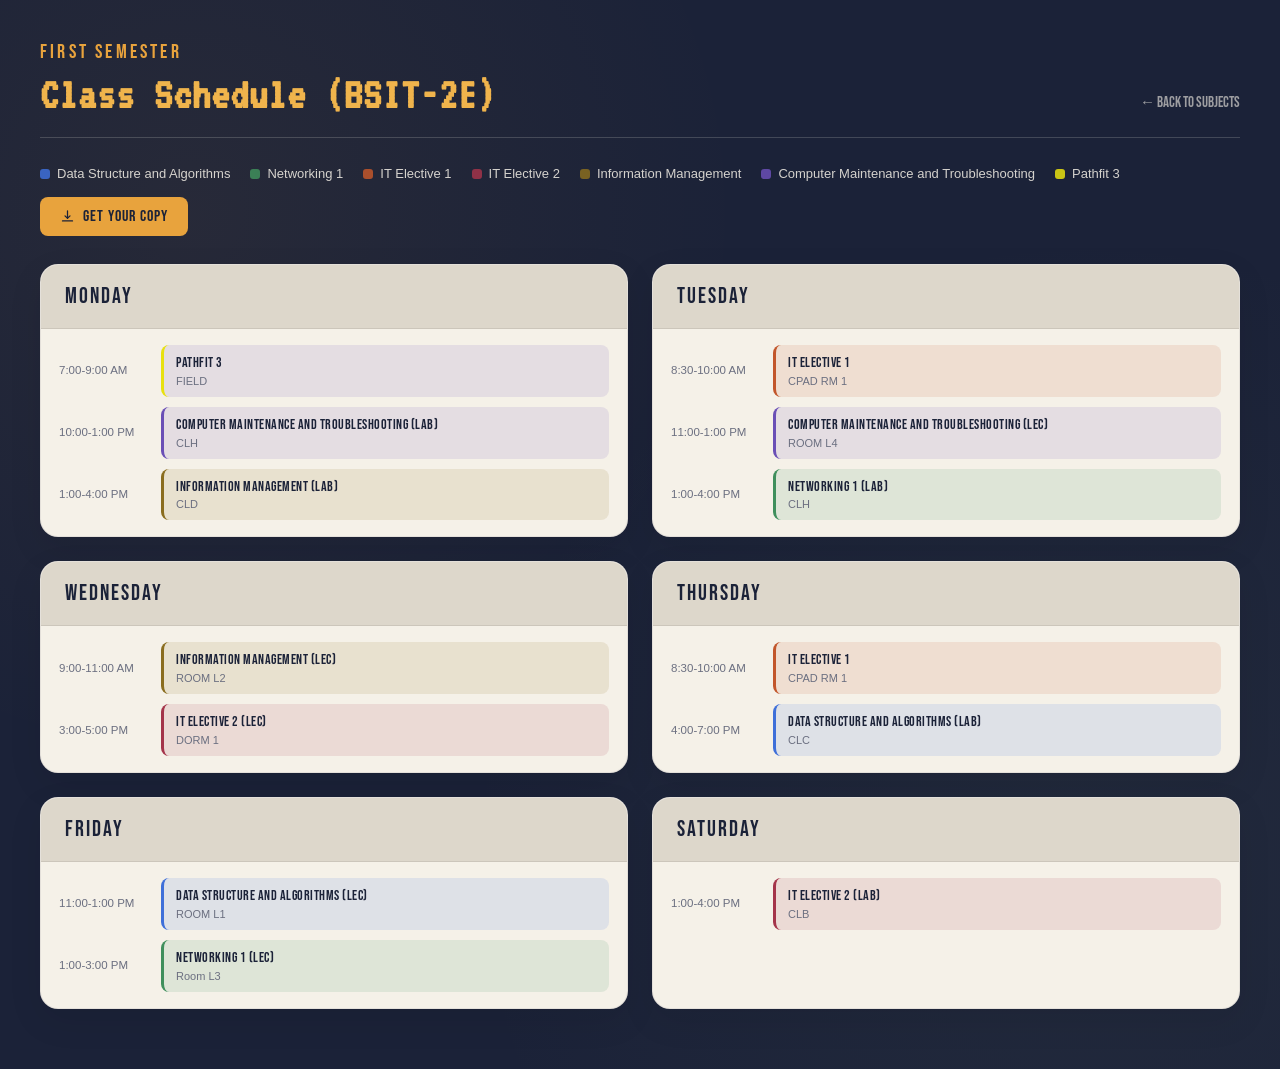
<file: schedule.html>
<!DOCTYPE html>
<html lang="en">
<head>
<meta charset="UTF-8">
<meta name="viewport" content="width=device-width, initial-scale=1">
<title>Class Schedule</title>
<link href="https://fonts.googleapis.com/css2?family=Bebas+Neue&family=VT323&display=swap" rel="stylesheet">
<link rel="stylesheet" href="schedule.css">
</head>
<body>

<div class="wrap">

  <div class="header">
    <div>
      <p class="eyebrow">First semester</p>
      <h1 style="font-size: 45px; color: #f0b44c;">Class Schedule (BSIT-2E)</h1>
    </div>
    <a href="first-semester.html" class="back-link">← Back to subjects</a>
  </div>

  <div class="legend">
    <div class="legend-item"><span class="legend-swatch" style="background:#3E6FD9;"></span>Data Structure and Algorithms</div>
    <div class="legend-item"><span class="legend-swatch" style="background:#3F8F5C;"></span>Networking 1</div>
    <div class="legend-item"><span class="legend-swatch" style="background:#C2562B;"></span>IT Elective 1</div>
    <div class="legend-item"><span class="legend-swatch" style="background:#A4344A;"></span>IT Elective 2</div>
    <div class="legend-item"><span class="legend-swatch" style="background:#8A6D1F;"></span>Information Management</div>
    <div class="legend-item"><span class="legend-swatch" style="background:#6A4FB6;"></span>Computer Maintenance and Troubleshooting</div>
    <div class="legend-item"><span class="legend-swatch" style="background:#e8e10f;"></span>Pathfit 3</div>
  </div>

  <a href="images/schedule.png" download class="btn-download btn-download-below">
    <svg viewBox="0 0 24 24" fill="none" stroke="currentColor" stroke-width="2">
      <path d="M12 3v12m0 0l-4-4m4 4l4-4M4 19h16" stroke-linecap="round" stroke-linejoin="round"/>
    </svg>
    Get your copy
  </a>

  <div class="days-grid">

    <div class="day-card">
      <div class="day-card-header">Monday</div>
      <div class="day-card-body">
        <div class="day-slot-row">
          <span class="day-slot-time">7:00-9:00 AM</span>
          <div class="slot" style="--slot-color:rgba(106,79,182,0.12);--slot-border:#e8e10f;"><span class="slot-name">Pathfit 3</span><span class="slot-room">FIELD</span></div>
        </div>
        <div class="day-slot-row">
          <span class="day-slot-time">10:00-1:00 PM</span>
          <div class="slot" style="--slot-color:rgba(106,79,182,0.12);--slot-border:#6A4FB6;"><span class="slot-name">Computer Maintenance and Troubleshooting (LAB)</span><span class="slot-room">CLH</span></div>
        </div>
        <div class="day-slot-row">
          <span class="day-slot-time">1:00-4:00 PM</span>
          <div class="slot" style="--slot-color:rgba(138,109,31,0.12);--slot-border:#8A6D1F;"><span class="slot-name">Information Management (LAB)</span><span class="slot-room">CLD</span></div>
        </div>
      </div>
    </div>

    <div class="day-card">
      <div class="day-card-header">Tuesday</div>
      <div class="day-card-body">
        <div class="day-slot-row">
          <span class="day-slot-time">8:30-10:00 AM</span>
          <div class="slot" style="--slot-color:rgba(194,86,43,0.12);--slot-border:#C2562B;"><span class="slot-name">IT Elective 1</span><span class="slot-room">CPAD RM 1</span></div>
        </div>
        <div class="day-slot-row">
          <span class="day-slot-time">11:00-1:00 PM</span>
          <div class="slot" style="--slot-color:rgba(106,79,182,0.12);--slot-border:#6A4FB6;"><span class="slot-name">Computer Maintenance and Troubleshooting (LEC)</span><span class="slot-room">ROOM L4</span></div>
        </div>
        <div class="day-slot-row">
          <span class="day-slot-time">1:00-4:00 PM</span>
          <div class="slot" style="--slot-color:rgba(63,143,92,0.12);--slot-border:#3F8F5C;"><span class="slot-name">Networking 1 (LAB)</span><span class="slot-room">CLH</span></div>
        </div>
      </div>
    </div>

    <div class="day-card">
      <div class="day-card-header">Wednesday</div>
      <div class="day-card-body">
        <div class="day-slot-row">
          <span class="day-slot-time">9:00-11:00 AM</span>
          <div class="slot" style="--slot-color:rgba(138,109,31,0.12);--slot-border:#8A6D1F;"><span class="slot-name">Information Management (LEC)</span><span class="slot-room">ROOM L2</span></div>
        </div>
        <div class="day-slot-row">
          <span class="day-slot-time">3:00-5:00 PM</span>
          <div class="slot" style="--slot-color:rgba(164,52,74,0.12);--slot-border:#A4344A;"><span class="slot-name">IT Elective 2 (LEC)</span><span class="slot-room">DORM 1</span></div>
        </div>
      </div>
    </div>

    <div class="day-card">
      <div class="day-card-header">Thursday</div>
      <div class="day-card-body">
        <div class="day-slot-row">
          <span class="day-slot-time">8:30-10:00 AM</span>
          <div class="slot" style="--slot-color:rgba(194,86,43,0.12);--slot-border:#C2562B;"><span class="slot-name">IT Elective 1</span><span class="slot-room">CPAD RM 1</span></div>
        </div>
        <div class="day-slot-row">
          <span class="day-slot-time">4:00-7:00 PM</span>
          <div class="slot" style="--slot-color:rgba(62,111,217,0.12);--slot-border:#3E6FD9;"><span class="slot-name">Data Structure and Algorithms (LAB)</span><span class="slot-room">CLC</span></div>
        </div>
      </div>
    </div>

    <div class="day-card">
      <div class="day-card-header">Friday</div>
      <div class="day-card-body">
        <div class="day-slot-row">
          <span class="day-slot-time">11:00-1:00 PM</span>
          <div class="slot" style="--slot-color:rgba(62,111,217,0.12);--slot-border:#3E6FD9;"><span class="slot-name">Data Structure and Algorithms (LEC)</span><span class="slot-room">ROOM L1</span></div>
        </div>
        <div class="day-slot-row">
          <span class="day-slot-time">1:00-3:00 PM</span>
          <div class="slot" style="--slot-color:rgba(63,143,92,0.12);--slot-border:#3F8F5C;"><span class="slot-name">Networking 1 (LEC)</span><span class="slot-room">Room L3</span></div>
        </div>
      </div>
    </div>

    <div class="day-card">
      <div class="day-card-header">Saturday</div>
      <div class="day-card-body">
        <div class="day-slot-row">
          <span class="day-slot-time">1:00-4:00 PM</span>
          <div class="slot" style="--slot-color:rgba(164,52,74,0.12);--slot-border:#A4344A;"><span class="slot-name">IT Elective 2 (LAB)</span><span class="slot-room">CLB</span></div>
        </div>
      </div>
    </div>

  </div>

</div>

</body>
</html>
</file>
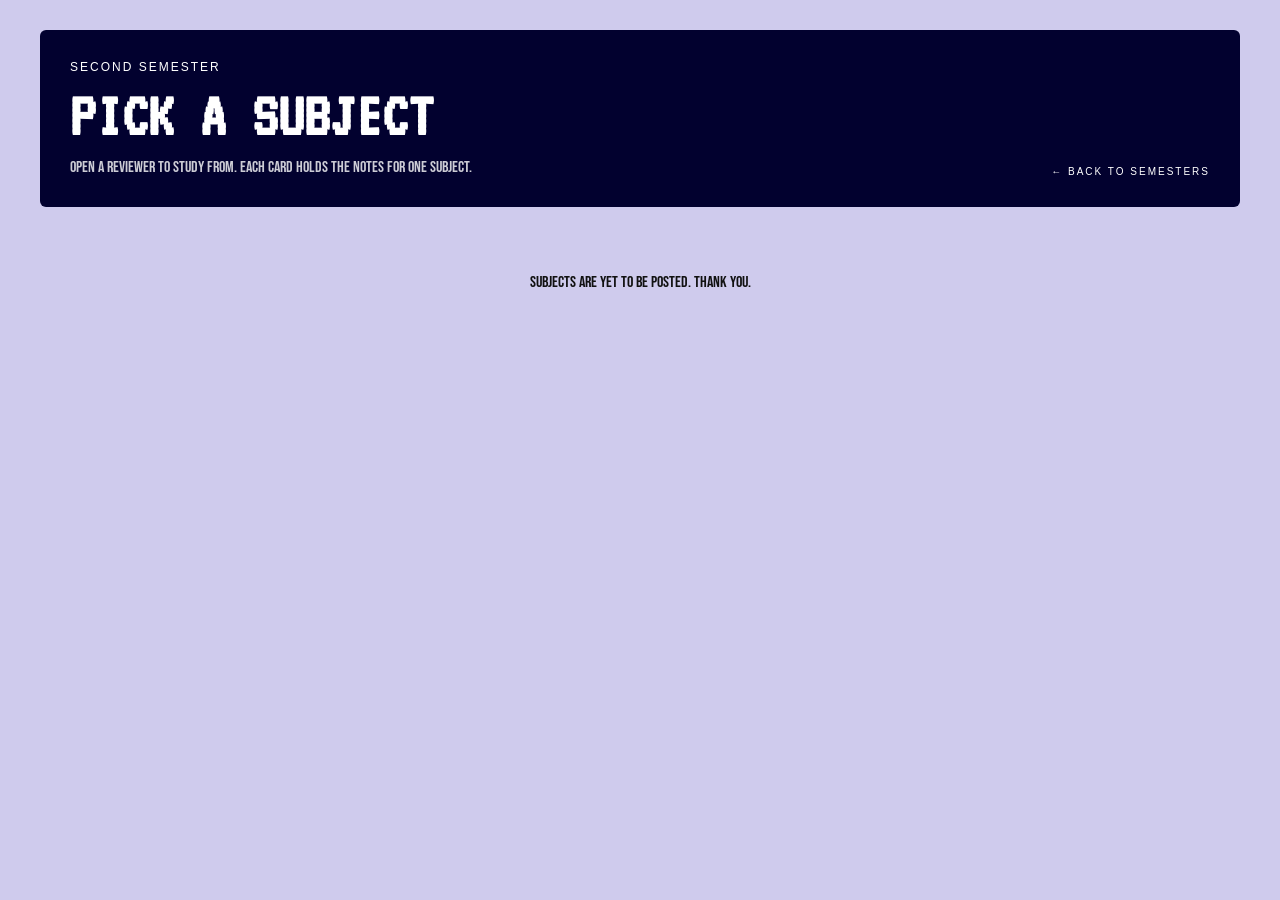
<file: second-semester.html>
<!DOCTYPE html>
<html lang="en">
<head>
<meta charset="UTF-8">
<title>Second Semester — Choose a Subject</title>
<link rel="stylesheet" href="first-semester.css">
<link href="https://fonts.googleapis.com/css2?family=Bebas+Neue&family=VT323&display=swap" rel="stylesheet">
<meta name="viewport" content="width=device-width, initial-scale=1.0">
</head>
<body>

<div class="wrap">

  <div class="header">
    <div>
      <p class="eyebrow">Second semester</p>
      <h1 style="font-family: VT323, monospace; font-size: 4rem;">PICK A SUBJECT</h1>
      <p class="subtitle">Open a reviewer to study from. Each card holds the notes for one subject.</p>
    </div>
    <a href="index.html" class="back-link">← Back to semesters</a>
  </div>

  <div class="grid">
    <p id="announcement" style="font-family:Bebas Neue;display: flex;
    justify-content: center;
    align-items: center;">Subjects are yet to be posted. Thank you.</p>
  </div>
</div>

</body>
</html>
</file>
<file: schedule.css>
:root {
  --ink: #1B2238;
  --paper: #F5F1E8;
  --paper-dim: #EAE4D6;
  --accent: #E8A33D;
  --sage: #7A8B6F;
  --text-dark: #1B2238;
  --text-muted: #6B6F80;
}

* { box-sizing: border-box; margin: 0; padding: 0; }

body {
  background: var(--ink);
  background-image:
    radial-gradient(circle at 15% 20%, rgba(232,163,61,0.06), transparent 40%),
    radial-gradient(circle at 85% 80%, rgba(122,139,111,0.08), transparent 45%);
  font-family: 'Georgia', 'Times New Roman', serif;
  color: var(--paper);
  min-height: 100vh;
  padding: 40px 24px 60px;
}

.wrap {
  max-width: 1200px;
  margin: 0 auto;
}

.header {
  display: flex;
  justify-content: space-between;
  align-items: flex-end;
  border-bottom: 1px solid rgba(245,241,232,0.18);
  padding-bottom: 20px;
  margin-bottom: 28px;
  flex-wrap: wrap;
  gap: 14px;
}

.eyebrow {
  font-family: Bebas Neue;
  font-size: 20px;
  letter-spacing: 0.16em;
  text-transform: uppercase;
  color: var(--accent);
  margin-bottom: 8px;
}

h1 {
  font-family: 'VT323', monospace;
  font-weight: 900;
  line-height: 1;
  color: var(--paper);
  letter-spacing: 1px;
}

.back-link {
  font-family: 'Bebas Neue', sans-serif;
  font-size: 15px;
  color: var(--paper);
  opacity: 0.6;
  text-decoration: none;
  border-bottom: 1px solid transparent;
  transition: opacity 0.2s, border-color 0.2s;
  white-space: nowrap;
  padding-bottom: 4px;
  align-self: flex-end;
}
.back-link:hover { opacity: 1; border-color: var(--paper); }

.legend {
  display: flex;
  flex-wrap: wrap;
  gap: 12px 20px;
  margin-bottom: 16px;
  font-family: 'Helvetica Neue', Arial, sans-serif;
  font-size: 13px;
}

.legend-item {
  display: flex;
  align-items: center;
  gap: 7px;
  color: var(--paper);
  opacity: 0.85;
}

.legend-swatch {
  width: 10px;
  height: 10px;
  border-radius: 3px;
  flex-shrink: 0;
}

.btn-download {
  font-family: 'Bebas Neue', sans-serif;
  font-size: 16px;
  letter-spacing: 1px;
  background: var(--accent);
  color: var(--ink);
  border: none;
  border-radius: 8px;
  padding: 10px 20px;
  cursor: pointer;
  display: inline-flex;
  align-items: center;
  gap: 8px;
  text-decoration: none;
  transition: transform 0.15s, opacity 0.15s;
  margin-bottom: 28px;
}
.btn-download:hover { transform: translateY(-2px); opacity: 0.9; }
.btn-download svg { width: 15px; height: 15px; flex-shrink: 0; }

.days-grid {
  display: grid;
  grid-template-columns: repeat(2, 1fr);
  gap: 24px;
}

.day-card {
  background: var(--paper);
  border-radius: 18px;
  overflow: hidden;
  color: var(--text-dark);
  border: 1px solid rgba(27,34,56,0.08);
  box-shadow: 0 12px 35px rgba(0,0,0,0.08);
  transition: transform 0.25s, box-shadow 0.25s;
}

.day-card:hover {
  transform: translateY(-4px);
  box-shadow: 0 20px 45px rgba(0,0,0,0.14);
}

.day-card-header {
  padding: 18px 24px;
  font-family: 'Bebas Neue', sans-serif;
  font-size: 22px;
  letter-spacing: 2px;
  background: #ddd7cb;
  border-bottom: 1px solid rgba(0,0,0,0.08);
  color: var(--text-dark);
}

.day-card-body {
  padding: 16px 18px;
  display: flex;
  flex-direction: column;
  gap: 10px;
}

.day-slot-row {
  display: flex;
  align-items: stretch;
  gap: 12px;
}

.day-slot-time {
  font-family: 'Helvetica Neue', Arial, sans-serif;
  font-size: 11.5px;
  color: var(--text-muted);
  width: 90px;
  flex-shrink: 0;
  display: flex;
  align-items: center;
  line-height: 1.3;
}

.slot {
  flex: 1;
  border-radius: 8px;
  padding: 10px 12px;
  display: flex;
  flex-direction: column;
  gap: 3px;
  background: var(--slot-color, rgba(122,139,111,0.15));
  border-left: 3px solid var(--slot-border, var(--sage));
}

.slot-name {
  font-family: 'Bebas Neue', sans-serif;
  font-size: 14px;
  letter-spacing: 0.5px;
  font-weight: 400;
  color: var(--text-dark);
  line-height: 1.2;
}

.slot-room {
  font-family: 'Helvetica Neue', Arial, sans-serif;
  font-size: 11px;
  color: var(--text-muted);
}

.day-empty {
  font-family: 'Helvetica Neue', Arial, sans-serif;
  font-size: 12.5px;
  color: var(--text-muted);
  font-style: italic;
  padding: 4px 2px;
}

@media (max-width: 900px) {
  .days-grid { grid-template-columns: repeat(2, 1fr); gap: 18px; }
  h1 { font-size: 38px; }
}

@media (max-width: 640px) {
  body { padding: 24px 14px 48px; }
  .header { flex-direction: column; align-items: flex-start; }
  h1 { font-size: 30px; }
  .legend { font-size: 11.5px; }
  .days-grid { grid-template-columns: 1fr; gap: 14px; }
  .day-slot-time { width: 76px; font-size: 11px; }
  .slot-name { font-size: 13px; }
}

@media (max-width: 380px) {
  .day-slot-time { width: 64px; font-size: 10.5px; }
  .slot-name { font-size: 12px; }
}
</file>
<file: first-semester.css>
body{
    margin:0;
    background:#cfcbed;
    font-family:Arial, sans-serif;
    color:#111;
}

.wrap{
    max-width:1200px;
    margin:auto;
    padding:30px 20px;
}

.header{
    background:#02012f;
    color:white;
    padding:30px;
    border-radius:6px;

    display:flex;
    justify-content:space-between;
    align-items:flex-end;
    gap:20px;
}

.eyebrow{
    margin:0;
    text-transform:uppercase;
    letter-spacing:2px;
    font-size:12px;
}

.header h1{
    margin:10px 0;
    font-size:4rem;
    font-weight:900;
}

.subtitle{
    margin:0;
    opacity:.8;
    font-family:Bebas Neue, cursive;
}

.back-link{
    color:white;
    text-decoration:none;
    white-space:nowrap;
    font-family: sans-serif;
    text-transform:uppercase;
    letter-spacing:2px;
    font-size:10px;
}

.back-link:hover{
    opacity:.8;
}

.grid{
    margin-top:50px;

    display:grid;
    grid-template-columns:repeat(auto-fit,minmax(250px,1fr));
    gap:25px;
}

.card{
    background:white;
    border-radius:12px;
    padding:22px;

    text-decoration:none;
    color:black;

    position:relative;
    overflow:hidden;

    display:flex;
    flex-direction:column;

    min-height:380px;

    box-shadow:0 3px 10px rgba(0,0,0,.06);

    transition:
        transform .25s ease,
        box-shadow .25s ease;
}

.card::before{
    content:"";
    position:absolute;
    top:0;
    left:0;

    width:100%;
    height:6px;

    background:var(--tab-color);
}

.card:hover{
    transform:translateY(-8px);
    box-shadow:0 18px 35px rgba(0,0,0,.15);
}

.card-units{
    margin-top:10px;
    text-transform:uppercase;
    font-size:13px;
    font-weight:700;
    color:#555;
}

.card-name{
    margin:20px 0;
    font-family: VT323, monospace;
    font-size:2rem;
    line-height:1.35;

    min-height:130px;
}

.card p{
    margin-top:0;
}

.mob-slot{
    flex:1;

    display:flex;
    justify-content:center;
    align-items:center;
}

.mob-img{
    width:90px;
    height:90px;
    object-fit:contain;

    transition:
        transform .25s ease;
}

.card:hover .mob-img{
    transform:scale(1.12);
}

.card-tag{
    margin-top:auto;
    font-family:Bebas Neue, cursive;

    font-weight:700;
    color:var(--tab-color);
}

.card-tag::after{
    content:" →";
}

@media (max-width:900px){

    .header h1{
        font-size:3rem;
    }

    .card-name{
        min-height:auto;
    }
}

@media (max-width:700px){

    .wrap{
        padding:15px;
    }

    .header{
        flex-direction:column;
        align-items:flex-start;
    }

    .header h1{
        font-size:2.4rem;
    }

    .back-link{
        margin-top:10px;
    }

    .card{
        min-height:auto;
    }

    .card-name{
        font-size:1.7rem;
        min-height:auto;
    }

    .mob-img{
        width:90px;
        height:90px;
    }
}
</file>
